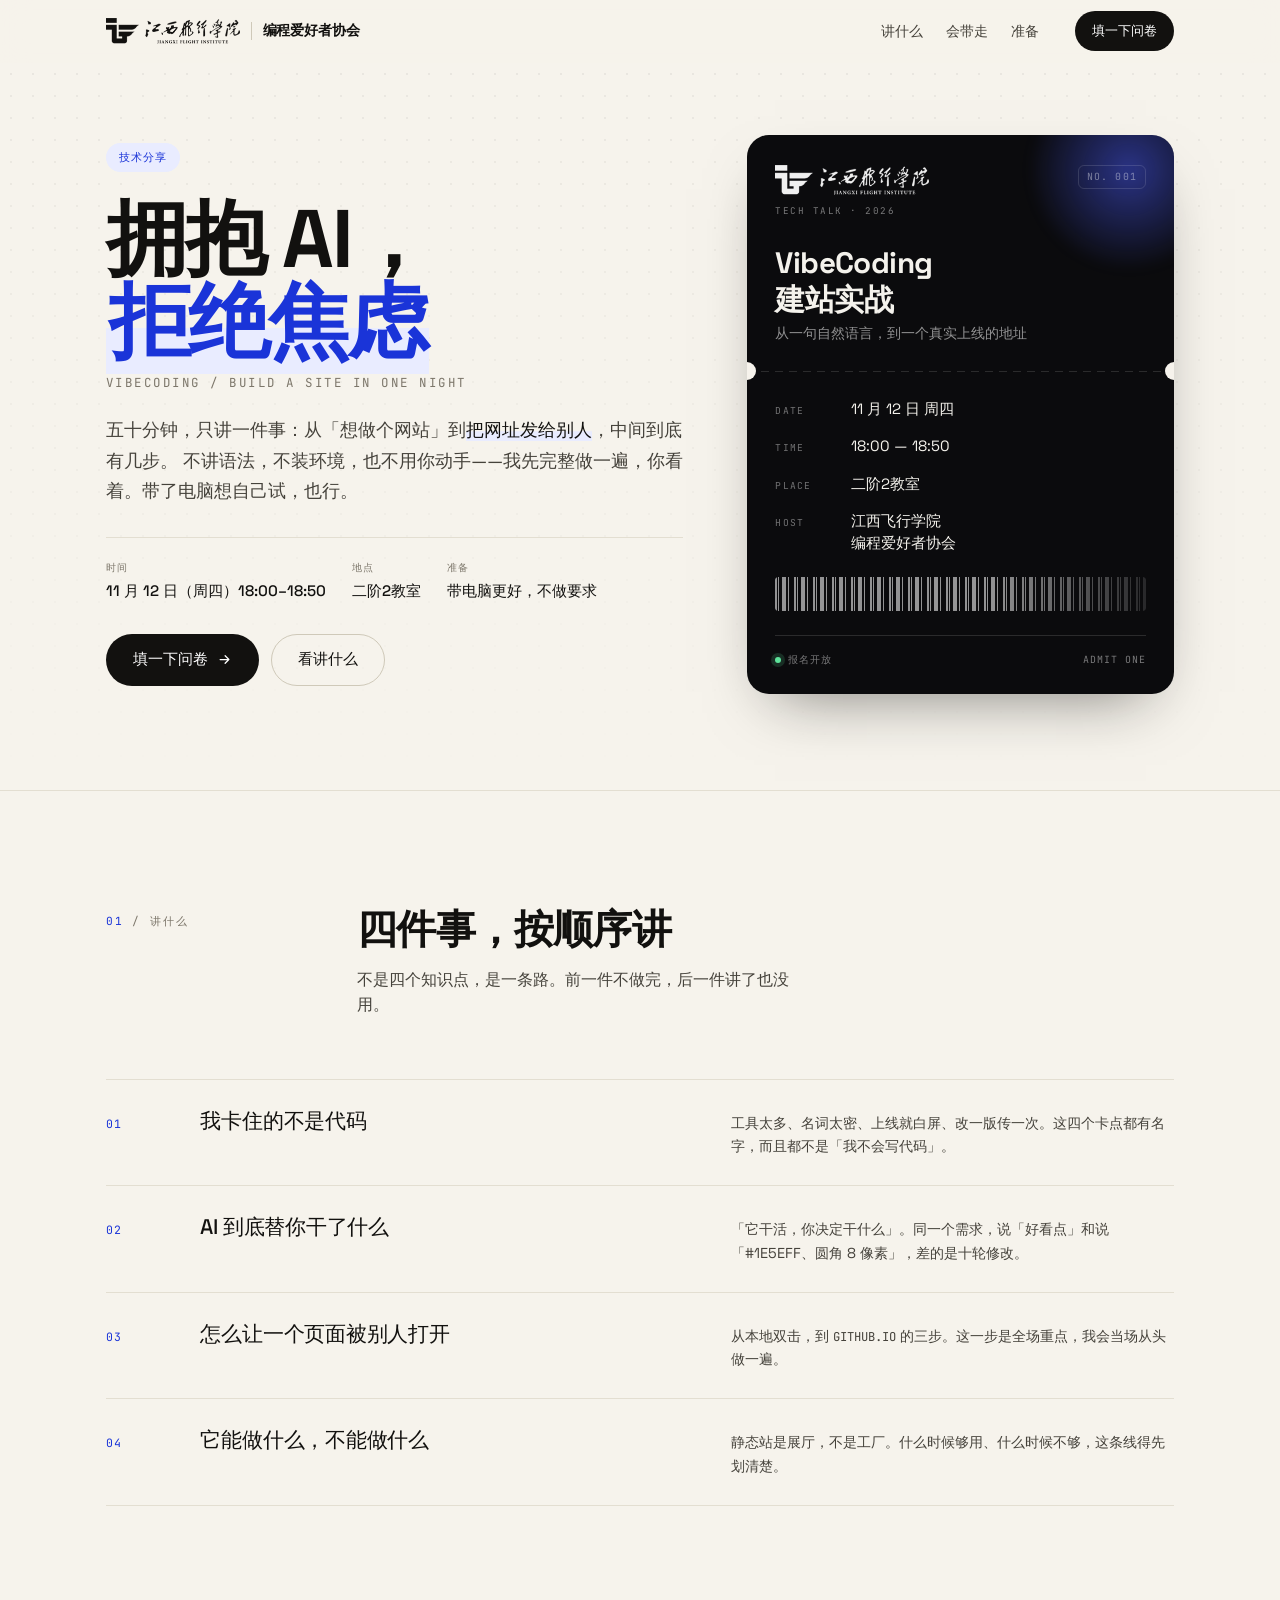
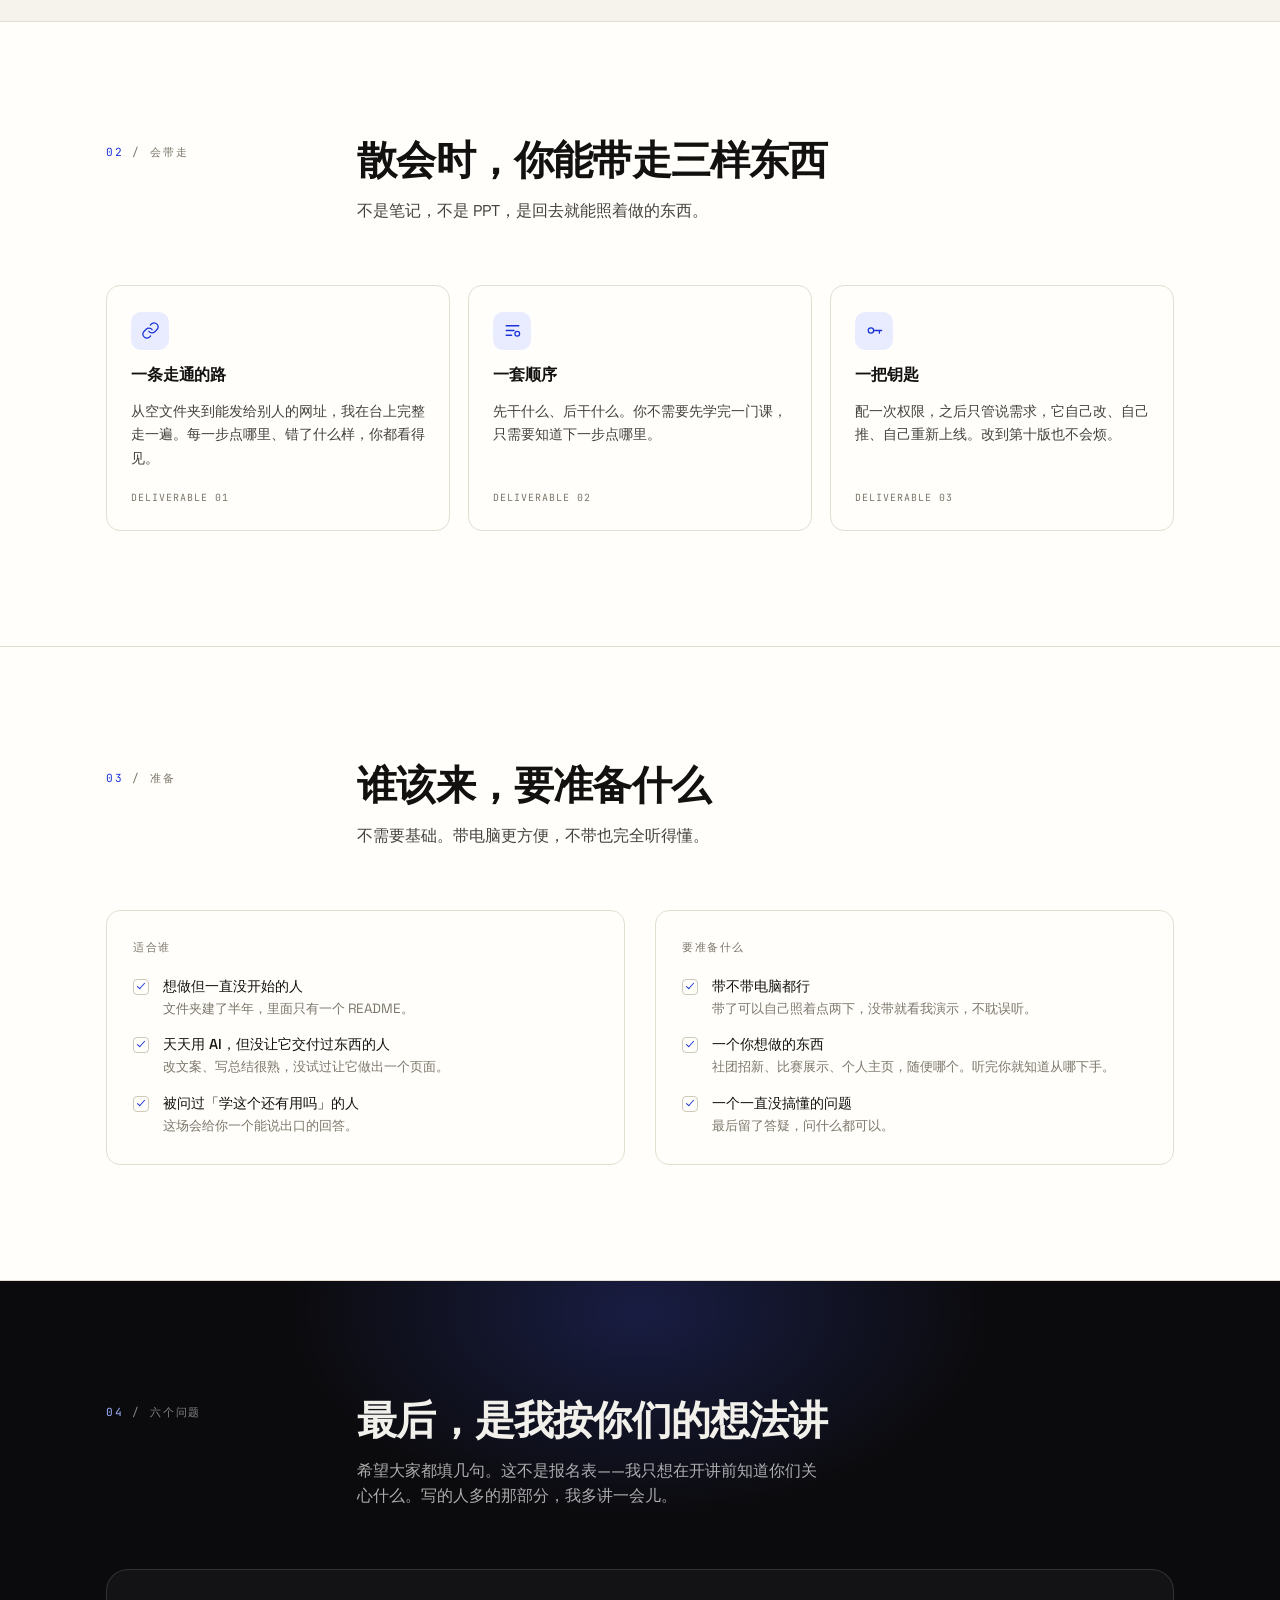
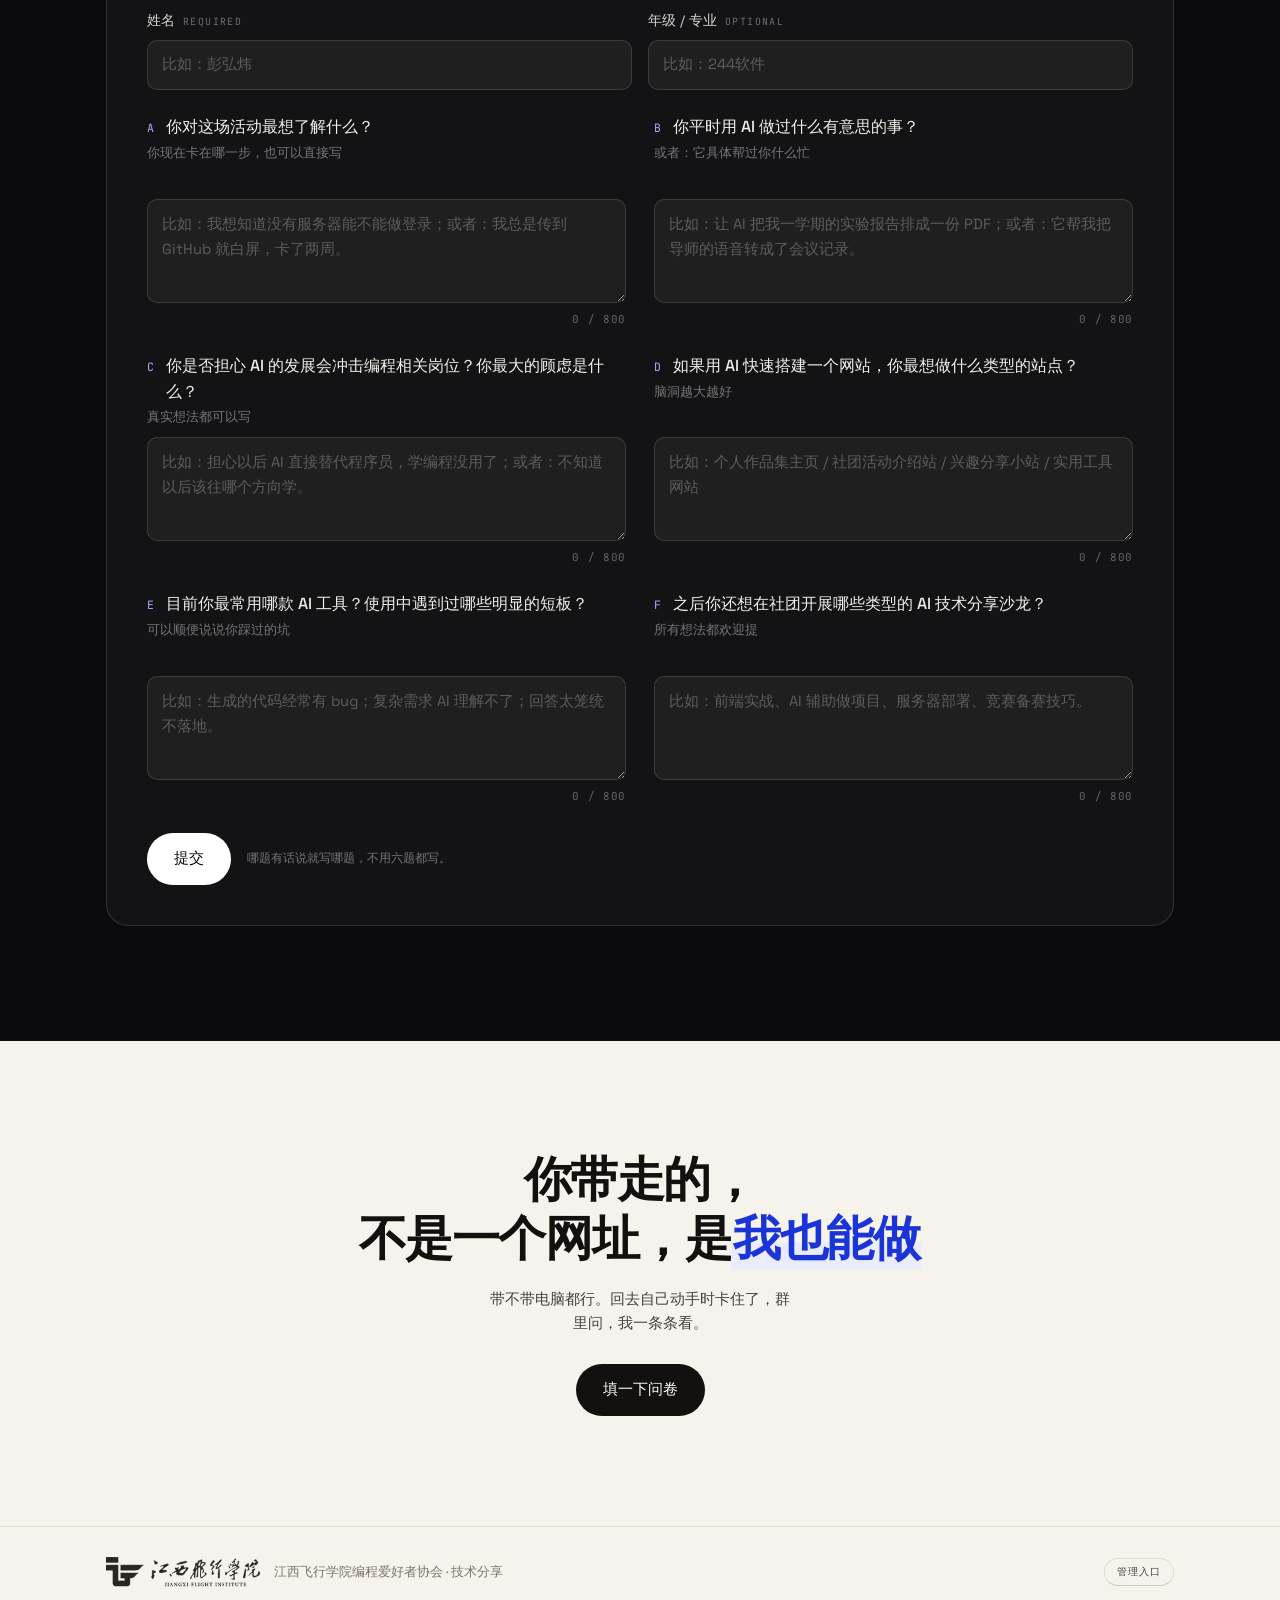
<file: index.html>
<!DOCTYPE html>
<html lang="zh-CN">
<head>
<meta charset="utf-8" />
<meta name="viewport" content="width=device-width, initial-scale=1" />
<title>拥抱 AI，拒绝焦虑 · VibeCoding 建站实战｜江西飞行学院编程爱好者协会</title>
<meta name="description" content="江西飞行学院编程爱好者协会技术分享：五十分钟，把「想做个网站」到「把网址发给别人」之间的每一步讲清楚。全程演示，人来就行。" />
<meta name="theme-color" content="#f6f3ec" />
<meta property="og:type" content="website" />
<meta property="og:title" content="拥抱 AI，拒绝焦虑 · VibeCoding 建站实战" />
<meta property="og:description" content="现场演示：建仓库、传文件、开 Pages，一步一步看清楚。" />
<link rel="icon" href="assets/favicon.svg" type="image/svg+xml" />
<link rel="preload" href="assets/fonts/space-grotesk-latin-700-normal.woff2" as="font" type="font/woff2" crossorigin />
<link rel="stylesheet" href="assets/css/style.css" />
<script>document.documentElement.classList.add('js')</script>
</head>
<body>

<!-- 未配置数据库时显示；配置好 assets/js/config.js 后自动消失 -->
<div class="demo-bar" id="demoBar" hidden>
  演示模式 · 还没连数据库，现在写的内容只存在你自己的设备上，别人看不到。接上数据库见 README 第 4 节。
</div>

<header class="nav" id="nav">
  <div class="wrap nav__inner">
    <a class="brand" href="#top" aria-label="江西飞行学院编程爱好者协会">
      <img class="brand__mark" src="assets/logo/jxfi-ink.png" alt="江西飞行学院" />
      <span class="brand__club">编程爱好者协会</span>
    </a>
    <button class="nav__burger" id="burger" aria-label="打开菜单" aria-expanded="false" aria-controls="navLinks">
      <span></span><span></span><span></span>
    </button>
    <nav class="nav__links" id="navLinks" aria-label="页面导航">
      <a class="nav__link" href="#topics">讲什么</a>
      <a class="nav__link" href="#gains">会带走</a>
      <a class="nav__link" href="#prep">准备</a>
      <a class="nav__cta" href="#survey">填一下问卷</a>
    </nav>
  </div>
</header>

<main id="top">

  <!-- ================= Hero ================= -->
  <section class="hero">
    <div class="wrap hero__grid">
      <div>
        <div class="hero__top reveal">
          <span class="tag tag--accent">技术分享</span>
        </div>

        <h1 class="reveal" style="--d:.05s">拥抱 AI，<br /><em>拒绝焦虑</em></h1>
        <p class="hero__en reveal" style="--d:.1s">VibeCoding / Build a site in one night</p>

        <p class="hero__lead reveal" style="--d:.15s">
          五十分钟，只讲一件事：从「想做个网站」到<b>把网址发给别人</b>，中间到底有几步。
          不讲语法，不装环境，也不用你动手——我先完整做一遍，你看着。带了电脑想自己试，也行。
        </p>

        <dl class="hero__meta reveal" style="--d:.2s">
          <div>
            <dt>时间</dt>
            <!-- ✏️ 改成真实时间 -->
            <dd>11 月 12 日（周四）18:00–18:50</dd>
          </div>
          <div>
            <dt>地点</dt>
            <!-- ✏️ 改成真实地点 -->
            <dd>二阶2教室</dd>
          </div>
          <div>
            <dt>准备</dt>
            <dd>带电脑更好，不做要求</dd>
          </div>
        </dl>

        <div class="hero__actions reveal" style="--d:.25s">
          <a class="btn btn--solid" href="#survey">
            填一下问卷
            <svg width="15" height="15" viewBox="0 0 24 24" fill="none" stroke="currentColor" stroke-width="2" stroke-linecap="round" stroke-linejoin="round" aria-hidden="true"><path d="M5 12h14M13 6l6 6-6 6"/></svg>
          </a>
          <a class="btn btn--ghost" href="#topics">看讲什么</a>
        </div>
      </div>

      <!-- 票根 -->
      <aside class="ticket reveal" style="--d:.2s" aria-label="活动信息">
        <div class="ticket__top">
          <div class="ticket__brand">
            <img class="ticket__logo" src="assets/logo/jxfi-white.png" alt="江西飞行学院" />
            <span>TECH TALK · 2026</span>
          </div>
          <div class="ticket__no">NO. 001</div>
        </div>

        <h2 class="ticket__title">VibeCoding<br />建站实战</h2>
        <p class="ticket__sub">从一句自然语言，到一个真实上线的地址</p>

        <div class="ticket__perf" aria-hidden="true"></div>

        <dl class="ticket__rows">
          <div class="ticket__row">
            <dt>Date</dt>
            <dd>11 月 12 日 周四</dd>
          </div>
          <div class="ticket__row">
            <dt>Time</dt>
            <dd>18:00 — 18:50</dd>
          </div>
          <div class="ticket__row">
            <dt>Place</dt>
            <dd>二阶2教室</dd>
          </div>
          <div class="ticket__row">
            <dt>Host</dt>
            <dd>江西飞行学院<br />编程爱好者协会</dd>
          </div>
        </dl>

        <div class="ticket__code" aria-hidden="true"></div>

        <div class="ticket__foot">
          <span><span class="ticket__dot" aria-hidden="true"></span>报名开放</span>
          <span>ADMIT ONE</span>
        </div>
      </aside>
    </div>
  </section>

  <!-- ================= 讲什么 ================= -->
  <section class="section" id="topics">
    <div class="wrap">
      <div class="head reveal">
        <div class="head__label"><b>01</b> / 讲什么</div>
        <div>
          <h2>四件事，按顺序讲</h2>
          <p>不是四个知识点，是一条路。前一件不做完，后一件讲了也没用。</p>
        </div>
      </div>

      <div class="topics">
        <article class="topic reveal">
          <div class="topic__no">01</div>
          <h3 class="topic__title">我卡住的不是代码</h3>
          <p class="topic__desc">工具太多、名词太密、上线就白屏、改一版传一次。这四个卡点都有名字，而且都不是「我不会写代码」。</p>
        </article>
        <article class="topic reveal">
          <div class="topic__no">02</div>
          <h3 class="topic__title">AI 到底替你干了什么</h3>
          <p class="topic__desc">「它干活，你决定干什么」。同一个需求，说「好看点」和说「#1E5EFF、圆角 8 像素」，差的是十轮修改。</p>
        </article>
        <article class="topic reveal">
          <div class="topic__no">03</div>
          <h3 class="topic__title">怎么让一个页面被别人打开</h3>
          <p class="topic__desc">从本地双击，到 <span class="mono" style="font-size:.85em;letter-spacing:0">github.io</span> 的三步。这一步是全场重点，我会当场从头做一遍。</p>
        </article>
        <article class="topic reveal">
          <div class="topic__no">04</div>
          <h3 class="topic__title">它能做什么，不能做什么</h3>
          <p class="topic__desc">静态站是展厅，不是工厂。什么时候够用、什么时候不够，这条线得先划清楚。</p>
        </article>
      </div>
    </div>
  </section>

  <!-- ================= 会带走 ================= -->
  <section class="section section--paper2" id="gains">
    <div class="wrap">
      <div class="head reveal">
        <div class="head__label"><b>02</b> / 会带走</div>
        <div>
          <h2>散会时，你能带走三样东西</h2>
          <p>不是笔记，不是 PPT，是回去就能照着做的东西。</p>
        </div>
      </div>

      <div class="gains">
        <article class="gain reveal">
          <div class="gain__ic" aria-hidden="true">
            <svg viewBox="0 0 24 24"><path d="M10 13a5 5 0 0 0 7.5.5l3-3a5 5 0 0 0-7-7l-1.7 1.7"/><path d="M14 11a5 5 0 0 0-7.5-.5l-3 3a5 5 0 0 0 7 7l1.7-1.7"/></svg>
          </div>
          <h3>一条走通的路</h3>
          <p>从空文件夹到能发给别人的网址，我在台上完整走一遍。每一步点哪里、错了什么样，你都看得见。</p>
          <div class="gain__tag">Deliverable 01</div>
        </article>

        <article class="gain reveal" style="--d:.08s">
          <div class="gain__ic" aria-hidden="true">
            <svg viewBox="0 0 24 24"><path d="M4 6h16M4 12h10M4 18h7"/><circle cx="18" cy="16" r="3"/></svg>
          </div>
          <h3>一套顺序</h3>
          <p>先干什么、后干什么。你不需要先学完一门课，只需要知道下一步点哪里。</p>
          <div class="gain__tag">Deliverable 02</div>
        </article>

        <article class="gain reveal" style="--d:.16s">
          <div class="gain__ic" aria-hidden="true">
            <svg viewBox="0 0 24 24"><circle cx="7.5" cy="12" r="3.4"/><path d="M10.9 12H21M18.2 12v3.4"/></svg>
          </div>
          <h3>一把钥匙</h3>
          <p>配一次权限，之后只管说需求，它自己改、自己推、自己重新上线。改到第十版也不会烦。</p>
          <div class="gain__tag">Deliverable 03</div>
        </article>
      </div>
    </div>
  </section>

  <!-- ================= 准备 ================= -->
  <section class="section section--paper2" id="prep">
    <div class="wrap">
      <div class="head reveal">
        <div class="head__label"><b>03</b> / 准备</div>
        <div>
          <h2>谁该来，要准备什么</h2>
          <p>不需要基础。带电脑更方便，不带也完全听得懂。</p>
        </div>
      </div>

      <div class="prep">
        <div class="prep__col reveal">
          <h3>适合谁</h3>
          <ul class="prep__list">
            <li><span class="tick" aria-hidden="true"></span><div><b>想做但一直没开始的人</b><span>文件夹建了半年，里面只有一个 README。</span></div></li>
            <li><span class="tick" aria-hidden="true"></span><div><b>天天用 AI，但没让它交付过东西的人</b><span>改文案、写总结很熟，没试过让它做出一个页面。</span></div></li>
            <li><span class="tick" aria-hidden="true"></span><div><b>被问过「学这个还有用吗」的人</b><span>这场会给你一个能说出口的回答。</span></div></li>
          </ul>
        </div>

        <div class="prep__col reveal" style="--d:.08s">
          <h3>要准备什么</h3>
          <ul class="prep__list">
            <li><span class="tick" aria-hidden="true"></span><div><b>带不带电脑都行</b><span>带了可以自己照着点两下，没带就看我演示，不耽误听。</span></div></li>
            <li><span class="tick" aria-hidden="true"></span><div><b>一个你想做的东西</b><span>社团招新、比赛展示、个人主页，随便哪个。听完你就知道从哪下手。</span></div></li>
            <li><span class="tick" aria-hidden="true"></span><div><b>一个一直没搞懂的问题</b><span>最后留了答疑，问什么都可以。</span></div></li>
          </ul>
        </div>
      </div>
    </div>
  </section>

  <!-- ================= 问卷 ================= -->
  <section class="section section--night survey" id="survey">
    <div class="wrap">
      <div class="head reveal">
        <div class="head__label"><b>04</b> / 六个问题</div>
        <div>
          <h2>最后，是我按你们的想法讲</h2>
          <p>希望大家都填几句。这不是报名表——我只想在开讲前知道你们关心什么。写的人多的那部分，我多讲一会儿。</p>
        </div>
      </div>

      <form class="form reveal" id="form" novalidate>
        <div class="hp" aria-hidden="true">
          <input type="text" name="website" tabindex="-1" autocomplete="off" aria-hidden="true" />
        </div>

        <div class="form__row">
          <div class="field">
            <label for="full_name">姓名 <span class="mono">Required</span></label>
            <input class="input" id="full_name" name="full_name" type="text" maxlength="24" placeholder="比如：彭弘炜" autocomplete="name" required />
          </div>
          <div class="field">
            <label for="grade">年级 / 专业 <span class="mono">Optional</span></label>
            <input class="input" id="grade" name="grade" type="text" maxlength="30" placeholder="比如：244软件" autocomplete="off" />
          </div>
        </div>

        <div class="qblock">
          <div class="qblock__head">
            <div class="qblock__title"><span class="mono">A</span> 你对这场活动最想了解什么？</div>
            <div class="qblock__hint">你现在卡在哪一步，也可以直接写</div>
          </div>
          <textarea class="textarea" id="want" name="want" maxlength="800" aria-label="问题 A：你对这场活动最想了解什么？" placeholder="比如：我想知道没有服务器能不能做登录；或者：我总是传到 GitHub 就白屏，卡了两周。"></textarea>
          <div class="counter" data-counter-for="want">0 / 800</div>
        </div>

        <div class="qblock">
          <div class="qblock__head">
            <div class="qblock__title"><span class="mono">B</span> 你平时用 AI 做过什么有意思的事？</div>
            <div class="qblock__hint">或者：它具体帮过你什么忙</div>
          </div>
          <textarea class="textarea" id="ai_story" name="ai_story" maxlength="800" aria-label="问题 B：你平时用 AI 做过什么有意思的事？" placeholder="比如：让 AI 把我一学期的实验报告排成一份 PDF；或者：它帮我把导师的语音转成了会议记录。"></textarea>
          <div class="counter" data-counter-for="ai_story">0 / 800</div>
        </div>

        <div class="qblock">
          <div class="qblock__head">
            <div class="qblock__title"><span class="mono">C</span> 你是否担心 AI 的发展会冲击编程相关岗位？你最大的顾虑是什么？</div>
            <div class="qblock__hint">真实想法都可以写</div>
          </div>
          <textarea class="textarea" id="worry" name="worry" maxlength="800" aria-label="问题 C：你是否担心 AI 的发展会冲击编程相关岗位？你最大的顾虑是什么？" placeholder="比如：担心以后 AI 直接替代程序员，学编程没用了；或者：不知道以后该往哪个方向学。"></textarea>
          <div class="counter" data-counter-for="worry">0 / 800</div>
        </div>

        <div class="qblock">
          <div class="qblock__head">
            <div class="qblock__title"><span class="mono">D</span> 如果用 AI 快速搭建一个网站，你最想做什么类型的站点？</div>
            <div class="qblock__hint">脑洞越大越好</div>
          </div>
          <textarea class="textarea" id="site_idea" name="site_idea" maxlength="800" aria-label="问题 D：如果用 AI 快速搭建一个网站，你最想做什么类型的站点？" placeholder="比如：个人作品集主页 / 社团活动介绍站 / 兴趣分享小站 / 实用工具网站"></textarea>
          <div class="counter" data-counter-for="site_idea">0 / 800</div>
        </div>

        <div class="qblock">
          <div class="qblock__head">
            <div class="qblock__title"><span class="mono">E</span> 目前你最常用哪款 AI 工具？使用中遇到过哪些明显的短板？</div>
            <div class="qblock__hint">可以顺便说说你踩过的坑</div>
          </div>
          <textarea class="textarea" id="tool_gap" name="tool_gap" maxlength="800" aria-label="问题 E：目前你最常用哪款 AI 工具？使用中遇到过哪些明显的短板？" placeholder="比如：生成的代码经常有 bug；复杂需求 AI 理解不了；回答太笼统不落地。"></textarea>
          <div class="counter" data-counter-for="tool_gap">0 / 800</div>
        </div>

        <div class="qblock">
          <div class="qblock__head">
            <div class="qblock__title"><span class="mono">F</span> 之后你还想在社团开展哪些类型的 AI 技术分享沙龙？</div>
            <div class="qblock__hint">所有想法都欢迎提</div>
          </div>
          <textarea class="textarea" id="salon_wish" name="salon_wish" maxlength="800" aria-label="问题 F：之后你还想在社团开展哪些类型的 AI 技术分享沙龙？" placeholder="比如：前端实战、AI 辅助做项目、服务器部署、竞赛备赛技巧。"></textarea>
          <div class="counter" data-counter-for="salon_wish">0 / 800</div>
        </div>

        <div class="alert alert--err" id="formErr" role="alert"></div>
        <div class="alert alert--ok" id="formOk" role="status"></div>

        <div class="form__foot">
          <button class="btn btn--light" type="submit" id="submitBtn">提交</button>
          <p class="form__note">哪题有话说就写哪题，不用六题都写。</p>
        </div>
      </form>
    </div>
  </section>

  <!-- ================= 结尾 ================= -->
  <section class="end">
    <div class="wrap">
      <h2 class="reveal">你带走的，<br />不是一个网址，<br class="br-m" />是<em>我也能做</em></h2>
      <p class="reveal">带不带电脑都行。回去自己动手时卡住了，群里问，我一条条看。</p>
      <div class="end__actions reveal">
        <a class="btn btn--solid" href="#survey">填一下问卷</a>
      </div>
    </div>
  </section>
</main>

<a class="fab" id="fab" href="#survey">填一下问卷</a>

<footer class="foot">
  <div class="wrap foot__inner">
    <div class="foot__id">
      <img class="foot__logo" src="assets/logo/jxfi-ink.png" alt="江西飞行学院" />
      <div>
        江西飞行学院编程爱好者协会 · 技术分享
      </div>
    </div>
    <a class="foot__admin" href="admin.html">管理入口</a>
  </div>
</footer>

<div class="toast" id="toast" role="status" aria-live="polite"></div>

<script src="assets/vendor/supabase.js"></script>
<script src="assets/js/config.js"></script>
<script src="assets/js/store.js"></script>
<script src="assets/js/main.js"></script>
</body>
</html>
</file>
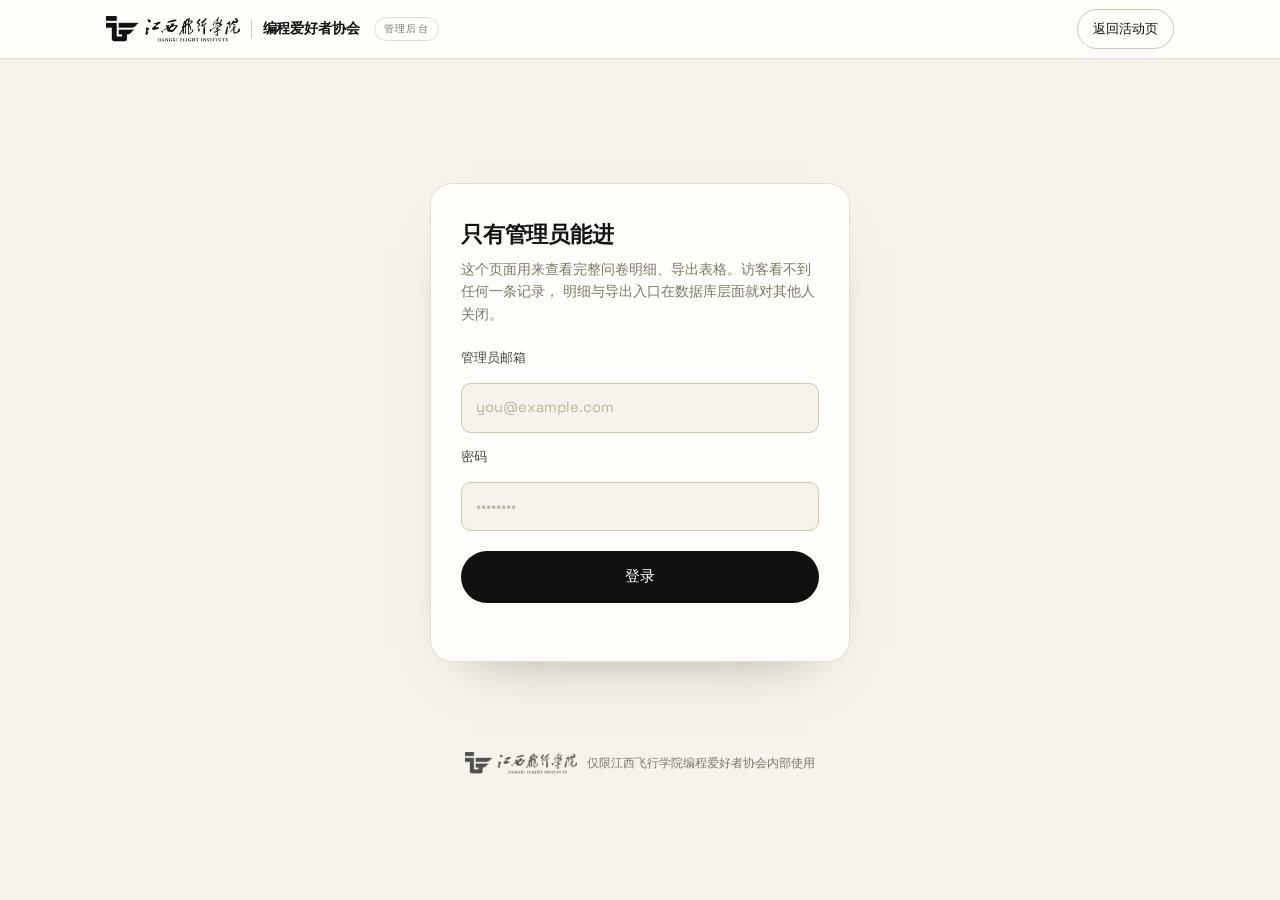
<file: admin.html>
<!DOCTYPE html>
<html lang="zh-CN">
<head>
<meta charset="utf-8" />
<meta name="viewport" content="width=device-width, initial-scale=1" />
<meta name="robots" content="noindex, nofollow" />
<title>管理后台 · 江西飞行学院编程爱好者协会</title>
<link rel="stylesheet" href="assets/css/style.css" />
<link rel="stylesheet" href="assets/css/admin.css" />
</head>
<body class="admin-page">

<header class="admin-bar">
  <div class="wrap admin-bar__inner">
    <a class="brand" href="index.html" aria-label="江西飞行学院编程爱好者协会">
      <img class="brand__mark" src="assets/logo/jxfi-ink.png" alt="江西飞行学院" />
      <span class="brand__club">编程爱好者协会</span>
    </a>
    <span class="admin-bar__tag">管理后台</span>
    <div class="admin-bar__right">
      <span class="admin-bar__user" id="whoami" hidden></span>
      <a class="btn btn--ghost btn--sm" href="index.html">返回活动页</a>
      <button class="btn btn--ghost btn--sm" id="logoutBtn" hidden>退出登录</button>
    </div>
  </div>
</header>

<main class="admin-main">

  <!-- 未登录 -->
  <section class="wrap" id="loginView">
    <form class="login" id="loginForm" novalidate>
      <h1>只有管理员能进</h1>
      <p>
        这个页面用来查看完整问卷明细、导出表格。访客看不到任何一条记录，
        明细与导出入口在数据库层面就对其他人关闭。
      </p>

      <div class="field">
        <label for="email">管理员邮箱</label>
        <input class="input" id="email" name="email" type="email" autocomplete="username" placeholder="you@example.com" required />
      </div>
      <div class="field">
        <label for="password">密码</label>
        <input class="input" id="password" name="password" type="password" autocomplete="current-password" placeholder="••••••••" required />
      </div>

      <button class="btn btn--solid" type="submit" id="loginBtn">登录</button>
      <div class="login__msg" id="loginMsg" role="alert"></div>
    </form>

    <p class="login__credit">
      <img src="assets/logo/jxfi-ink.png" alt="江西飞行学院" />
      仅限江西飞行学院编程爱好者协会内部使用
    </p>
  </section>

  <!-- 已登录 -->
  <section class="wrap" id="panelView" hidden>
    <div class="stats">
      <div class="stat"><b id="stTotal">—</b><span>总份数</span></div>
      <div class="stat"><b id="stToday">—</b><span>今天新增</span></div>
      <div class="stat"><b id="stFull">—</b><span>六题全写</span></div>
      <div class="stat"><b id="stAvg">—</b><span>平均答几题</span></div>
    </div>

    <div class="toolbar">
      <input class="input" id="q" type="search" placeholder="搜姓名、年级、回答内容" aria-label="搜索" />
      <select class="input" id="kind" aria-label="筛选类型">
        <option value="all">全部回答</option>
        <option value="want">只看 A · 最想了解什么</option>
        <option value="ai_story">只看 B · 用 AI 做过什么</option>
        <option value="worry">只看 C · 担心 AI 冲击岗位</option>
        <option value="site_idea">只看 D · 想做什么站</option>
        <option value="tool_gap">只看 E · 工具与短板</option>
        <option value="salon_wish">只看 F · 想听哪些沙龙</option>
      </select>
      <button class="btn btn--ghost btn--sm" id="reloadBtn">刷新</button>
      <div class="toolbar__right">
        <button class="btn btn--solid btn--sm" id="exportCsv">导出表格（CSV）</button>
        <button class="btn btn--ghost btn--sm" id="exportJson">导出 JSON</button>
      </div>
    </div>

    <div class="table-wrap">
      <table class="rows">
        <thead>
          <tr>
            <th style="width:118px">时间</th>
            <th style="width:110px">姓名</th>
            <th style="width:112px">年级专业</th>
            <th>回答</th>
            <th style="width:88px">操作</th>
          </tr>
        </thead>
        <tbody id="rows"></tbody>
      </table>
      <div class="admin-empty" id="tableEmpty" hidden>还没有人提交。</div>
    </div>

    <p class="admin-note">
      导出为 CSV（带 BOM，Excel 双击直接打开，不会乱码），一列一题，按题目顺序排列。
      导出的内容只保存在你自己的电脑上，不要转发到群里。<br />
      删除是不可恢复的，删之前会二次确认。
    </p>
  </section>

</main>

<div class="toast" id="toast" role="status" aria-live="polite"></div>

<script src="assets/vendor/supabase.js"></script>
<script src="assets/js/config.js"></script>
<script src="assets/js/admin.js"></script>
</body>
</html>
</file>
<file: assets/css/style.css>
/* ==========================================================================
   拥抱 AI，拒绝焦虑 · 活动预告站
   零构建静态站 + Supabase 数据层
   ========================================================================== */

@font-face {
  font-family: "Space Grotesk";
  src: url("../fonts/space-grotesk-latin-400-normal.woff2") format("woff2");
  font-weight: 400;
  font-style: normal;
  font-display: swap;
}
@font-face {
  font-family: "Space Grotesk";
  src: url("../fonts/space-grotesk-latin-500-normal.woff2") format("woff2");
  font-weight: 500;
  font-style: normal;
  font-display: swap;
}
@font-face {
  font-family: "Space Grotesk";
  src: url("../fonts/space-grotesk-latin-700-normal.woff2") format("woff2");
  font-weight: 700;
  font-style: normal;
  font-display: swap;
}
@font-face {
  font-family: "JetBrains Mono";
  src: url("../fonts/jetbrains-mono-latin-400-normal.woff2") format("woff2");
  font-weight: 400;
  font-style: normal;
  font-display: swap;
}

:root {
  --paper: #f6f3ec;
  --paper-2: #fffefb;
  --paper-3: #efeade;
  --ink: #12110f;
  --ink-2: #45423b;
  --muted: #7c766a;
  --line: #e3ded1;
  --line-2: #cfc9b9;
  --accent: #1a34d8;
  --accent-2: #4a5cff;
  --accent-soft: #e9ecff;
  --night: #0b0b0d;
  --night-2: #141417;
  --night-3: #1c1c20;
  --night-line: rgba(255, 255, 255, 0.13);
  --warn: #b4451a;
  --ok: #0d7a4a;

  --font-sans: "Space Grotesk", system-ui, -apple-system, "Segoe UI", "PingFang SC",
    "HarmonyOS Sans SC", "Source Han Sans SC", "Noto Sans SC", "Microsoft YaHei", sans-serif;
  --font-mono: "JetBrains Mono", ui-monospace, SFMono-Regular, Consolas, monospace;

  --r-sm: 8px;
  --r-md: 14px;
  --r-lg: 22px;

  --nav-h: 62px;
  --gut: clamp(20px, 5vw, 56px);
  --max: 1180px;
}

*,
*::before,
*::after {
  box-sizing: border-box;
}

html {
  -webkit-text-size-adjust: 100%;
  scroll-behavior: smooth;
}

body {
  margin: 0;
  background: var(--paper);
  color: var(--ink);
  font-family: var(--font-sans);
  font-size: 16px;
  line-height: 1.62;
  -webkit-font-smoothing: antialiased;
  text-rendering: optimizeLegibility;
}

/* 组件的 display 会盖掉 UA 的 [hidden]，这里补一条兜底 */
[hidden] {
  display: none !important;
}

h1,
h2,
h3,
h4,
p,
figure,
blockquote {
  margin: 0;
}

img,
svg {
  display: block;
  max-width: 100%;
}

a {
  color: inherit;
  text-decoration: none;
}

button {
  font: inherit;
  color: inherit;
  cursor: pointer;
}

input,
textarea,
select {
  font: inherit;
  color: inherit;
}

::selection {
  background: rgba(26, 52, 216, 0.18);
}

:focus-visible {
  outline: 2px solid var(--accent);
  outline-offset: 3px;
}

/* ---------- 基础工具 ---------- */
.wrap {
  width: 100%;
  max-width: var(--max);
  margin: 0 auto;
  padding: 0 var(--gut);
}

.mono {
  font-family: var(--font-mono);
  font-size: 0.72rem;
  letter-spacing: 0.14em;
  text-transform: uppercase;
}

.kicker {
  font-family: var(--font-mono);
  font-size: 0.7rem;
  letter-spacing: 0.18em;
  text-transform: uppercase;
  color: var(--accent);
}

.section {
  padding: clamp(64px, 9vw, 118px) 0;
  position: relative;
  scroll-margin-top: var(--nav-h);
}

.section--tight {
  padding: clamp(48px, 6vw, 76px) 0;
}

.section--night {
  background: var(--night);
  color: #f2f0ea;
}

.section--paper2 {
  background: var(--paper-2);
  border-top: 1px solid var(--line);
  border-bottom: 1px solid var(--line);
}

/* 相邻两个浅色区之间不重复画线，否则接缝处是 2px 的双线 */
.section--paper2 + .section--paper2 {
  border-top: 0;
}

.rule {
  height: 1px;
  background: var(--line);
  border: 0;
  margin: 0;
}

/* 章节头 */
.head {
  display: grid;
  grid-template-columns: minmax(0, 200px) minmax(0, 1fr);
  gap: clamp(20px, 4vw, 56px);
  align-items: start;
  margin-bottom: clamp(34px, 5vw, 60px);
}

.head__label {
  font-family: var(--font-mono);
  font-size: 0.7rem;
  letter-spacing: 0.16em;
  text-transform: uppercase;
  color: var(--muted);
  padding-top: 0.55em;
}

.head__label b {
  color: var(--accent);
  font-weight: 500;
}

.head h2 {
  font-size: clamp(1.6rem, 3.4vw, 2.5rem);
  line-height: 1.2;
  letter-spacing: -0.02em;
  font-weight: 700;
}

.head p {
  margin-top: 14px;
  max-width: 46ch;
  color: var(--ink-2);
  font-size: 0.98rem;
}

.section--night .head__label {
  color: rgba(255, 255, 255, 0.5);
}
.section--night .head__label b {
  color: #9fb0ff;
}
.section--night .head p {
  color: rgba(255, 255, 255, 0.66);
}

/* 进场 */
.js .reveal {
  opacity: 0;
  transform: translateY(20px);
  transition: opacity 0.7s cubic-bezier(0.2, 0.7, 0.3, 1),
    transform 0.7s cubic-bezier(0.2, 0.7, 0.3, 1);
  transition-delay: var(--d, 0s);
}
.js .reveal.in {
  opacity: 1;
  transform: none;
}

@media (prefers-reduced-motion: reduce) {
  html {
    scroll-behavior: auto;
  }
  .js .reveal {
    opacity: 1;
    transform: none;
    transition: none;
  }
}

/* ---------- 顶部提示条 ---------- */
.demo-bar {
  background: var(--night);
  color: #ffd9a8;
  font-family: var(--font-mono);
  font-size: 0.7rem;
  letter-spacing: 0.06em;
  text-align: center;
  padding: 7px 16px;
  line-height: 1.5;
}
.demo-bar[hidden] {
  display: none;
}

/* ---------- 导航 ---------- */
.nav {
  position: sticky;
  top: 0;
  z-index: 60;
  background: rgba(246, 243, 236, 0.86);
  backdrop-filter: saturate(180%) blur(14px);
  -webkit-backdrop-filter: saturate(180%) blur(14px);
  border-bottom: 1px solid transparent;
  transition: border-color 0.3s ease, background 0.3s ease;
}
.nav.is-stuck {
  border-bottom-color: var(--line);
}

.nav__inner {
  height: var(--nav-h);
  display: flex;
  align-items: center;
  gap: 18px;
}

.brand {
  display: inline-flex;
  align-items: center;
  gap: 11px;
  white-space: nowrap;
}

/* 学校官方标志（横版：校徽 + 中英文校名），直接用原图，不重绘 */
.brand__mark {
  height: 26px;
  width: auto;
  display: block;
  flex: none;
}

.brand__club {
  font-size: 0.9rem;
  font-weight: 700;
  letter-spacing: -0.01em;
  line-height: 1.2;
  padding-left: 11px;
  border-left: 1px solid var(--line-2);
}

.nav__links {
  margin-left: auto;
  display: flex;
  align-items: center;
  gap: clamp(12px, 1.8vw, 26px);
}

.nav__link {
  font-size: 0.86rem;
  color: var(--ink-2);
  white-space: nowrap;
  position: relative;
  transition: color 0.2s ease;
}
.nav__link:hover,
.nav__link.is-active {
  color: var(--ink);
}
.nav__link::after {
  content: "";
  position: absolute;
  left: 0;
  right: 0;
  bottom: -5px;
  height: 1.5px;
  background: var(--accent);
  transform: scaleX(0);
  transform-origin: left;
  transition: transform 0.3s ease;
}
.nav__link.is-active::after {
  transform: scaleX(1);
}

.nav__cta {
  margin-left: clamp(6px, 1vw, 14px);
  display: inline-flex;
  align-items: center;
  gap: 8px;
  background: var(--ink);
  color: #fff;
  border-radius: 999px;
  padding: 9px 17px;
  font-size: 0.83rem;
  font-weight: 500;
  white-space: nowrap;
  transition: transform 0.2s ease, background 0.2s ease;
}
.nav__cta:hover {
  background: var(--accent);
  transform: translateY(-1px);
}

.nav__burger {
  display: none;
  margin-left: auto;
  width: 38px;
  height: 38px;
  border: 1px solid var(--line-2);
  border-radius: 10px;
  background: transparent;
  position: relative;
}
.nav__burger span {
  position: absolute;
  left: 9px;
  right: 9px;
  height: 1.5px;
  background: var(--ink);
  transition: transform 0.3s ease, opacity 0.2s ease;
}
.nav__burger span:nth-child(1) {
  top: 13px;
}
.nav__burger span:nth-child(2) {
  top: 18.5px;
}
.nav__burger span:nth-child(3) {
  top: 24px;
}
.nav.is-open .nav__burger span:nth-child(1) {
  transform: translateY(5.5px) rotate(45deg);
}
.nav.is-open .nav__burger span:nth-child(2) {
  opacity: 0;
}
.nav.is-open .nav__burger span:nth-child(3) {
  transform: translateY(-5.5px) rotate(-45deg);
}

/* ---------- Hero ---------- */
.hero {
  position: relative;
  padding: clamp(38px, 6vw, 72px) 0 clamp(56px, 8vw, 96px);
  overflow: hidden;
  border-bottom: 1px solid var(--line);
}

/* 极淡的网点，给纸面一点质感；向下渐隐，不抢正文 */
.hero::before {
  content: "";
  position: absolute;
  inset: 0;
  background-image: radial-gradient(circle, rgba(18, 17, 15, 0.055) 1px, transparent 1px);
  background-size: 22px 22px;
  -webkit-mask-image: linear-gradient(180deg, #000 0%, rgba(0, 0, 0, 0.45) 58%, transparent 100%);
  mask-image: linear-gradient(180deg, #000 0%, rgba(0, 0, 0, 0.45) 58%, transparent 100%);
  pointer-events: none;
}

.hero > .wrap {
  position: relative;
  z-index: 1;
}

.hero__grid {
  display: grid;
  grid-template-columns: minmax(0, 1.15fr) minmax(0, 0.85fr);
  gap: clamp(30px, 5vw, 70px);
  align-items: center;
}

.hero__top {
  display: flex;
  align-items: center;
  gap: 12px;
  flex-wrap: wrap;
  margin-bottom: 26px;
}

.tag {
  display: inline-flex;
  align-items: center;
  gap: 7px;
  border: 1px solid var(--line-2);
  border-radius: 999px;
  padding: 5px 12px;
  font-family: var(--font-mono);
  font-size: 0.66rem;
  letter-spacing: 0.1em;
  text-transform: uppercase;
  color: var(--ink-2);
  background: var(--paper-2);
}

.tag--accent {
  border-color: transparent;
  background: var(--accent-soft);
  color: var(--accent);
}

.hero h1 {
  font-size: clamp(2.5rem, 7.2vw, 5.1rem);
  line-height: 1.02;
  letter-spacing: -0.035em;
  font-weight: 700;
  margin-bottom: 8px;
}

.hero h1 em {
  font-style: normal;
  color: var(--accent);
  white-space: nowrap;
  /* 淡蓝色块只压住字的下半截，像记号笔划过 */
  background: linear-gradient(transparent 56%, var(--accent-soft) 56%);
  padding: 0 0.04em;
}

.hero__en {
  font-family: var(--font-mono);
  font-size: clamp(0.66rem, 1.4vw, 0.78rem);
  letter-spacing: 0.2em;
  text-transform: uppercase;
  color: var(--muted);
  margin-bottom: 22px;
}

.hero__lead {
  font-size: clamp(1rem, 1.6vw, 1.12rem);
  color: var(--ink-2);
  max-width: 34em;
  line-height: 1.72;
}

.hero__lead b {
  color: var(--ink);
  font-weight: 500;
  box-shadow: inset 0 -0.55em 0 var(--accent-soft);
}

.hero__meta {
  display: flex;
  flex-wrap: wrap;
  gap: 10px 26px;
  margin-top: 30px;
  padding-top: 22px;
  border-top: 1px solid var(--line);
}

.hero__meta div {
  display: flex;
  flex-direction: column;
  gap: 3px;
}

.hero__meta dt {
  font-family: var(--font-mono);
  font-size: 0.62rem;
  letter-spacing: 0.14em;
  text-transform: uppercase;
  color: var(--muted);
}

.hero__meta dd {
  margin: 0;
  font-size: 0.95rem;
  font-weight: 500;
}

.hero__actions {
  display: flex;
  flex-wrap: wrap;
  gap: 12px;
  margin-top: 30px;
}

.btn {
  display: inline-flex;
  align-items: center;
  justify-content: center;
  gap: 9px;
  border-radius: 999px;
  padding: 13px 26px;
  font-size: 0.92rem;
  font-weight: 500;
  border: 1px solid transparent;
  transition: transform 0.18s ease, background 0.2s ease, color 0.2s ease,
    border-color 0.2s ease;
}
.btn:hover {
  transform: translateY(-2px);
}
.btn:active {
  transform: translateY(0);
}
.btn--solid {
  background: var(--ink);
  color: #fff;
}
.btn--solid:hover {
  background: var(--accent);
}
.btn--ghost {
  background: transparent;
  border-color: var(--line-2);
  color: var(--ink);
}
.btn--ghost:hover {
  border-color: var(--ink);
  background: var(--paper-2);
}
.btn--light {
  background: #fff;
  color: var(--night);
}
.btn--light:hover {
  background: #e8e6ff;
  color: var(--night);
}
.btn[disabled] {
  opacity: 0.55;
  cursor: not-allowed;
  transform: none;
}

/* 票根 */
.ticket {
  position: relative;
  background: var(--night);
  color: #f4f2ec;
  border-radius: var(--r-lg);
  padding: 30px 28px 26px;
  box-shadow: 0 26px 60px -28px rgba(18, 17, 15, 0.55);
  overflow: hidden;
}

.ticket::before {
  content: "";
  position: absolute;
  top: -70px;
  right: -60px;
  width: 210px;
  height: 210px;
  border-radius: 50%;
  background: radial-gradient(circle, rgba(74, 92, 255, 0.5), transparent 68%);
  filter: blur(6px);
}

.ticket__top {
  display: flex;
  justify-content: space-between;
  align-items: flex-start;
  gap: 16px;
  position: relative;
}

.ticket__brand {
  display: flex;
  flex-direction: column;
  gap: 9px;
  align-items: flex-start;
}

.ticket__logo {
  height: 30px;
  width: auto;
  display: block;
  opacity: 0.94;
}

.ticket__brand span {
  font-family: var(--font-mono);
  font-size: 0.58rem;
  letter-spacing: 0.16em;
  color: rgba(255, 255, 255, 0.45);
}

.ticket__no {
  font-family: var(--font-mono);
  font-size: 0.62rem;
  letter-spacing: 0.12em;
  color: rgba(255, 255, 255, 0.42);
  border: 1px solid var(--night-line);
  border-radius: 6px;
  padding: 3px 8px;
  white-space: nowrap;
}

.ticket__title {
  position: relative;
  margin: 26px 0 4px;
  font-size: clamp(1.45rem, 2.6vw, 1.85rem);
  font-weight: 700;
  letter-spacing: -0.02em;
  line-height: 1.25;
}

.ticket__sub {
  position: relative;
  color: rgba(255, 255, 255, 0.55);
  font-size: 0.85rem;
}

.ticket__perf {
  position: relative;
  margin: 26px -28px;
  height: 1px;
  background-image: linear-gradient(
    90deg,
    var(--night-line) 0 8px,
    transparent 8px 14px
  );
  background-size: 14px 1px;
}
.ticket__perf::before,
.ticket__perf::after {
  content: "";
  position: absolute;
  top: -9px;
  width: 18px;
  height: 18px;
  border-radius: 50%;
  background: var(--paper);
}
.ticket__perf::before {
  left: -9px;
}
.ticket__perf::after {
  right: -9px;
}

.ticket__rows {
  position: relative;
  display: grid;
  gap: 15px;
}

.ticket__row {
  display: grid;
  grid-template-columns: 62px minmax(0, 1fr);
  gap: 14px;
  align-items: baseline;
}

.ticket__row dt {
  font-family: var(--font-mono);
  font-size: 0.6rem;
  letter-spacing: 0.13em;
  text-transform: uppercase;
  color: rgba(255, 255, 255, 0.42);
}

.ticket__row dd {
  margin: 0;
  font-size: 0.93rem;
  line-height: 1.5;
}

/* 票根底部的条码，纯装饰 */
.ticket__code {
  position: relative;
  height: 34px;
  margin-top: 22px;
  border-radius: 3px;
  opacity: 0.62;
  background-image: repeating-linear-gradient(
    90deg,
    rgba(255, 255, 255, 0.9) 0 2px,
    transparent 2px 3px,
    rgba(255, 255, 255, 0.9) 3px 4px,
    transparent 4px 7px,
    rgba(255, 255, 255, 0.9) 7px 11px,
    transparent 11px 13px,
    rgba(255, 255, 255, 0.9) 13px 14px,
    transparent 14px 19px
  );
  -webkit-mask-image: linear-gradient(90deg, #000 0%, #000 58%, rgba(0, 0, 0, 0.22) 100%);
  mask-image: linear-gradient(90deg, #000 0%, #000 58%, rgba(0, 0, 0, 0.22) 100%);
}

.ticket__foot {
  position: relative;
  margin-top: 24px;
  padding-top: 16px;
  border-top: 1px solid var(--night-line);
  display: flex;
  justify-content: space-between;
  align-items: center;
  gap: 12px;
  font-family: var(--font-mono);
  font-size: 0.62rem;
  letter-spacing: 0.1em;
  color: rgba(255, 255, 255, 0.45);
}

.ticket__dot {
  width: 6px;
  height: 6px;
  border-radius: 50%;
  background: #5ee39a;
  box-shadow: 0 0 0 4px rgba(94, 227, 154, 0.16);
  display: inline-block;
  margin-right: 7px;
  vertical-align: middle;
}

/* ---------- 讲什么 ---------- */
.topics {
  display: grid;
  gap: 0;
  border-top: 1px solid var(--line);
}

.topic {
  display: grid;
  grid-template-columns: minmax(0, 56px) minmax(0, 1fr) minmax(0, 0.9fr);
  gap: clamp(14px, 3vw, 40px);
  padding: 26px 0 26px 0;
  border-bottom: 1px solid var(--line);
  align-items: baseline;
  position: relative;
  transition: background 0.25s ease, padding-left 0.25s ease;
}
.topic::before {
  content: "";
  position: absolute;
  left: 0;
  top: 0;
  bottom: 0;
  width: 2px;
  background: var(--accent);
  transform: scaleY(0);
  transform-origin: top;
  transition: transform 0.3s ease;
}
@media (hover: hover) {
  .topic:hover {
    background: linear-gradient(90deg, rgba(233, 236, 255, 0.55), transparent 62%);
    padding-left: 10px;
  }
  .topic:hover::before {
    transform: scaleY(1);
  }
}

.topic__no {
  font-family: var(--font-mono);
  font-size: 0.72rem;
  color: var(--accent);
  letter-spacing: 0.08em;
}

.topic__title {
  font-size: clamp(1.05rem, 2vw, 1.32rem);
  font-weight: 500;
  letter-spacing: -0.01em;
  line-height: 1.4;
}

.topic__desc {
  color: var(--ink-2);
  font-size: 0.9rem;
  line-height: 1.65;
}

/* ---------- 带走什么 ---------- */
.gains {
  display: grid;
  grid-template-columns: repeat(3, minmax(0, 1fr));
  gap: 18px;
}

.gain {
  background: var(--paper-2);
  border: 1px solid var(--line);
  border-radius: var(--r-md);
  padding: 26px 24px 24px;
  display: flex;
  flex-direction: column;
  gap: 12px;
  position: relative;
  overflow: hidden;
  transition: transform 0.25s ease, box-shadow 0.25s ease, border-color 0.25s ease;
}
.gain::before {
  content: "";
  position: absolute;
  left: 0;
  top: 0;
  height: 2px;
  width: 0;
  background: var(--accent);
  transition: width 0.4s cubic-bezier(0.2, 0.7, 0.3, 1);
}
@media (hover: hover) {
  .gain:hover {
    transform: translateY(-3px);
    border-color: var(--line-2);
    box-shadow: 0 20px 40px -30px rgba(18, 17, 15, 0.4);
  }
  .gain:hover::before {
    width: 100%;
  }
}

.gain__ic {
  width: 38px;
  height: 38px;
  border-radius: 10px;
  background: var(--accent-soft);
  color: var(--accent);
  display: grid;
  place-items: center;
}
.gain__ic svg {
  width: 19px;
  height: 19px;
  stroke: currentColor;
  fill: none;
  stroke-width: 1.6;
  stroke-linecap: round;
  stroke-linejoin: round;
}

.gain h3 {
  font-size: 1.02rem;
  font-weight: 600;
  letter-spacing: -0.01em;
}

.gain p {
  font-size: 0.88rem;
  color: var(--ink-2);
  line-height: 1.66;
}

.gain__tag {
  margin-top: auto;
  padding-top: 8px;
  font-family: var(--font-mono);
  font-size: 0.62rem;
  letter-spacing: 0.1em;
  text-transform: uppercase;
  color: var(--muted);
}

/* ---------- 谁该来 / 带什么 ---------- */
.prep {
  display: grid;
  grid-template-columns: repeat(2, minmax(0, 1fr));
  gap: clamp(18px, 3vw, 30px);
}

.prep__col {
  border: 1px solid var(--line);
  border-radius: var(--r-md);
  background: var(--paper-2);
  padding: 28px 26px;
}

.prep__col h3 {
  font-family: var(--font-mono);
  font-size: 0.68rem;
  letter-spacing: 0.14em;
  text-transform: uppercase;
  color: var(--muted);
  margin-bottom: 18px;
  font-weight: 400;
}

.prep__list {
  list-style: none;
  margin: 0;
  padding: 0;
  display: grid;
  gap: 14px;
}

.prep__list li {
  display: grid;
  grid-template-columns: 18px minmax(0, 1fr);
  gap: 12px;
  font-size: 0.9rem;
  line-height: 1.6;
}

.prep__list b {
  font-weight: 500;
}

.prep__list span {
  color: var(--muted);
  display: block;
  font-size: 0.84rem;
}

.tick {
  width: 16px;
  height: 16px;
  border: 1.5px solid var(--line-2);
  border-radius: 4px;
  margin-top: 4px;
  position: relative;
}
.tick::after {
  content: "";
  position: absolute;
  left: 4.5px;
  top: 1px;
  width: 4px;
  height: 8px;
  border: solid var(--accent);
  border-width: 0 1.5px 1.5px 0;
  transform: rotate(42deg);
}

/* ---------- 问卷（深色） ---------- */
.survey {
  position: relative;
  overflow: hidden;
}

.survey::before {
  content: "";
  position: absolute;
  top: -180px;
  left: 50%;
  width: 720px;
  height: 420px;
  transform: translateX(-50%);
  background: radial-gradient(ellipse, rgba(74, 92, 255, 0.22), transparent 70%);
  pointer-events: none;
}

.survey .wrap {
  position: relative;
}

.form {
  background: rgba(255, 255, 255, 0.035);
  border: 1px solid var(--night-line);
  border-radius: var(--r-lg);
  padding: clamp(22px, 4vw, 40px);
  display: grid;
  gap: 26px;
}

.form__row {
  display: grid;
  grid-template-columns: minmax(0, 1fr) minmax(0, 1fr);
  gap: 16px;
}

.field {
  display: grid;
  gap: 8px;
}

.field > label {
  display: flex;
  align-items: baseline;
  gap: 8px;
  font-size: 0.85rem;
  color: rgba(255, 255, 255, 0.82);
}

.field > label .mono {
  color: rgba(255, 255, 255, 0.38);
  font-size: 0.62rem;
}

.field > label i {
  font-style: normal;
  color: #9fb0ff;
  font-size: 0.72rem;
}

.input,
.textarea {
  width: 100%;
  background: rgba(255, 255, 255, 0.05);
  border: 1px solid var(--night-line);
  border-radius: 10px;
  padding: 12px 14px;
  color: #f4f2ec;
  font-size: 0.92rem;
  transition: border-color 0.2s ease, background 0.2s ease;
}
.input::placeholder,
.textarea::placeholder {
  color: rgba(255, 255, 255, 0.28);
}
.input:focus,
.textarea:focus {
  outline: none;
  border-color: rgba(159, 176, 255, 0.7);
  background: rgba(255, 255, 255, 0.08);
}

.textarea {
  min-height: 104px;
  resize: vertical;
  line-height: 1.68;
}

.qblock {
  display: grid;
  gap: 10px;
  padding-top: 22px;
  border-top: 1px dashed var(--night-line);
  transition: border-color 0.25s ease;
}
.qblock:focus-within {
  border-top-color: rgba(159, 176, 255, 0.55);
}
.qblock:focus-within .qblock__title .mono {
  color: #cdd5ff;
}

.qblock__head {
  display: flex;
  justify-content: space-between;
  align-items: baseline;
  gap: 14px;
  flex-wrap: wrap;
}

.qblock__title {
  display: flex;
  align-items: baseline;
  gap: 10px;
  font-size: 1rem;
  font-weight: 500;
}

.qblock__title .mono {
  color: #9fb0ff;
}

.qblock__hint {
  font-size: 0.8rem;
  color: rgba(255, 255, 255, 0.42);
}

.counter {
  font-family: var(--font-mono);
  font-size: 0.68rem;
  color: rgba(255, 255, 255, 0.35);
  letter-spacing: 0.06em;
  justify-self: end;
}
.counter.is-warn {
  color: #ffb38a;
}

.form__foot {
  display: flex;
  align-items: center;
  gap: 16px;
  flex-wrap: wrap;
  padding-top: 4px;
}

.form__note {
  font-size: 0.78rem;
  color: rgba(255, 255, 255, 0.42);
  line-height: 1.6;
  max-width: 40ch;
}

.form__note a {
  color: #9fb0ff;
  text-decoration: underline;
  text-underline-offset: 3px;
}

.hp {
  position: absolute;
  left: -9999px;
  width: 1px;
  height: 1px;
  opacity: 0;
}

.alert {
  font-size: 0.85rem;
  border-radius: 10px;
  padding: 11px 14px;
  line-height: 1.6;
  display: none;
}
.alert.is-on {
  display: block;
}
.alert--err {
  background: rgba(255, 120, 80, 0.12);
  border: 1px solid rgba(255, 120, 80, 0.32);
  color: #ffc4ac;
}
.alert--ok {
  background: rgba(94, 227, 154, 0.1);
  border: 1px solid rgba(94, 227, 154, 0.3);
  color: #a9f0c6;
}

/* 宽屏把六道题排成两列，少滚一半 */
@media (min-width: 1200px) {
  .form {
    grid-template-columns: repeat(2, minmax(0, 1fr));
    column-gap: 28px;
    row-gap: 24px;
  }
  .form__row,
  .alert,
  .form__foot {
    grid-column: 1 / -1;
  }
  .qblock {
    border-top: 0;
    padding-top: 0;
    gap: 8px;
  }
  /* 提示语挪到题目下一行，两列左右两个格子高度才对得齐 */
  .qblock__head {
    flex-direction: column;
    align-items: flex-start;
    justify-content: flex-start;
    gap: 3px;
    min-height: 4.8em;
  }
}

/* ---------- 结尾 ---------- */
.end {
  text-align: center;
  padding: clamp(60px, 9vw, 110px) 0;
}
.end h2 {
  font-size: clamp(1.45rem, 5.6vw, 3rem);
  letter-spacing: -0.03em;
  line-height: 1.22;
  font-weight: 700;
}
.end h2 em {
  font-style: normal;
  color: var(--accent);
  white-space: nowrap;
  background: linear-gradient(transparent 56%, var(--accent-soft) 56%);
  padding: 0 0.04em;
}
.end p {
  margin: 18px auto 0;
  /* 300px 正好在逗号处折行；放宽会把「条看」拆到下一行 */
  max-width: 300px;
  color: var(--ink-2);
  font-size: 0.96rem;
}
.end__actions {
  display: flex;
  justify-content: center;
  gap: 12px;
  flex-wrap: wrap;
  margin-top: 28px;
}

.foot {
  border-top: 1px solid var(--line);
  padding: 30px 0 40px;
  font-size: 0.8rem;
  color: var(--muted);
}
.foot__id {
  display: flex;
  align-items: center;
  gap: 14px;
}

.foot__logo {
  height: 30px;
  width: auto;
  display: block;
  flex: none;
  opacity: 0.9;
}

.foot__inner {
  display: flex;
  justify-content: space-between;
  gap: 18px;
  flex-wrap: wrap;
  align-items: center;
}
.foot a {
  color: var(--ink-2);
  border-bottom: 1px solid var(--line-2);
}
.foot a:hover {
  border-color: var(--ink);
}
.foot__admin {
  font-family: var(--font-mono);
  font-size: 0.64rem;
  letter-spacing: 0.1em;
  text-transform: uppercase;
  color: var(--muted);
  border: 1px solid var(--line);
  border-radius: 999px;
  padding: 5px 12px;
  transition: color 0.2s ease, border-color 0.2s ease;
}
.foot__admin:hover {
  color: var(--ink);
  border-color: var(--ink);
}

/* ---------- 移动端浮动按钮 ---------- */
.fab {
  position: fixed;
  left: 50%;
  bottom: calc(16px + env(safe-area-inset-bottom, 0px));
  z-index: 70;
  display: none;
  align-items: center;
  gap: 10px;
  background: var(--ink);
  color: #fff;
  border-radius: 999px;
  padding: 12px 22px;
  font-size: 0.9rem;
  font-weight: 500;
  white-space: nowrap;
  box-shadow: 0 18px 36px -14px rgba(18, 17, 15, 0.6);
  opacity: 0;
  pointer-events: none;
  transform: translateX(-50%) translateY(16px);
  transition: opacity 0.26s ease, transform 0.26s ease;
}
.fab.is-on {
  opacity: 1;
  pointer-events: auto;
  transform: translateX(-50%) translateY(0);
}

/* 窄屏才生效的强制换行 */
.br-m {
  display: none;
}

/* ---------- Toast ---------- */
.toast {
  position: fixed;
  left: 50%;
  bottom: 28px;
  transform: translate(-50%, 18px);
  background: var(--night);
  color: #f4f2ec;
  border-radius: 999px;
  padding: 12px 22px;
  font-size: 0.86rem;
  box-shadow: 0 18px 40px -18px rgba(0, 0, 0, 0.6);
  opacity: 0;
  pointer-events: none;
  transition: opacity 0.28s ease, transform 0.28s ease;
  z-index: 90;
  max-width: min(90vw, 460px);
  text-align: center;
}
.toast.is-on {
  opacity: 1;
  transform: translate(-50%, 0);
}

/* ---------- 响应式 ---------- */
@media (max-width: 1000px) {
  .nav__links {
    position: absolute;
    top: var(--nav-h);
    left: 0;
    right: 0;
    display: none;
    flex-direction: column;
    align-items: stretch;
    gap: 0;
    background: var(--paper-2);
    border-bottom: 1px solid var(--line);
    box-shadow: 0 26px 44px -34px rgba(18, 17, 15, 0.55);
    padding: 8px var(--gut) 16px;
    margin-left: 0;
  }
  .nav.is-open .nav__links {
    display: flex;
  }
  .nav__link {
    padding: 13px 0;
    border-bottom: 1px solid var(--line);
    font-size: 0.95rem;
  }
  .nav__link::after {
    display: none;
  }
  .nav__cta {
    margin: 14px 0 0;
    justify-content: center;
    padding: 13px 20px;
  }
  .nav__burger {
    display: block;
  }

  .hero__grid {
    grid-template-columns: 1fr;
    gap: 34px;
  }
  /* 单列时让票根和标题左边缘对齐，比居中更稳 */
  .ticket {
    max-width: 560px;
  }

  .head {
    grid-template-columns: 1fr;
    gap: 12px;
  }
  .head__label {
    padding-top: 0;
    display: flex;
    align-items: center;
    gap: 10px;
  }
  /* 章节序号后面拖一条细线，窄屏也不散 */
  .head__label::after {
    content: "";
    flex: 1;
    height: 1px;
    background: currentColor;
    opacity: 0.16;
  }

  .gains {
    grid-template-columns: 1fr;
  }

  .fab {
    display: inline-flex;
  }
}

@media (max-width: 760px) {
  .section {
    padding: 52px 0;
  }
  .hero {
    padding-top: 26px;
    padding-bottom: 52px;
  }

  .topic {
    grid-template-columns: 30px minmax(0, 1fr);
    gap: 6px 12px;
    padding: 18px 0;
    align-items: start;
  }
  .topic__no {
    padding-top: 4px;
  }
  .topic__title {
    font-size: 1.03rem;
  }
  .topic__desc {
    grid-column: 2;
    margin-top: 2px;
  }

  .prep,
  .form__row {
    grid-template-columns: 1fr;
  }
  .prep__col {
    padding: 22px 20px;
  }

  .hero__meta {
    display: grid;
    grid-template-columns: repeat(2, minmax(0, 1fr));
    gap: 14px 18px;
    margin-top: 26px;
    padding-top: 18px;
  }
  /* 时间独占一行，剩下两项并排，避免第三项掉到下一行孤零零的 */
  .hero__meta div:first-child {
    grid-column: 1 / -1;
  }

  .form {
    padding: 20px 16px;
    gap: 20px;
  }
  .qblock {
    padding-top: 18px;
  }
  .textarea {
    min-height: 92px;
  }
  .form__foot {
    flex-direction: column;
    align-items: stretch;
    gap: 10px;
  }
  .form__note {
    text-align: center;
  }

  .btn {
    width: 100%;
  }
  .hero__actions,
  .end__actions {
    flex-direction: column;
  }

}

@media (max-width: 560px) {
  /* 窄屏放不下「标志 + 一行署名」，改成上下两行，避免术语被拆开折行 */
  .foot__id {
    flex-direction: column;
    align-items: flex-start;
    gap: 10px;
  }
  /* 结尾标题在窄屏折成三行，免得贴着屏幕边 */
  .br-m {
    display: inline;
  }
}

@media (max-width: 420px) {
  .brand {
    gap: 8px;
  }
  .brand__mark {
    height: 21px;
  }
  .brand__club {
    font-size: 0.82rem;
    padding-left: 8px;
  }
  .ticket {
    padding: 24px 20px 22px;
  }
  .ticket__perf {
    margin: 22px -20px;
  }
}

/* ---------- 打印 ---------- */
@media print {
  .nav,
  .demo-bar,
  .toast,
  .fab,
  .hero__actions,
  .end__actions {
    display: none !important;
  }
  body {
    background: #fff;
  }
}
</file>
<file: assets/css/admin.css>
/* ==========================================================================
   管理后台样式（仅 admin.html 使用）
   ========================================================================== */

.admin-page {
  min-height: 100vh;
  background: var(--paper);
}

.admin-bar {
  border-bottom: 1px solid var(--line);
  background: var(--paper-2);
  position: sticky;
  top: 0;
  z-index: 40;
}

.admin-bar__inner {
  height: 58px;
  display: flex;
  align-items: center;
  gap: 14px;
}

.admin-bar__tag {
  font-family: var(--font-mono);
  font-size: 0.62rem;
  letter-spacing: 0.14em;
  text-transform: uppercase;
  color: var(--muted);
  border: 1px solid var(--line);
  border-radius: 999px;
  padding: 3px 9px;
}

.admin-bar__right {
  margin-left: auto;
  display: flex;
  align-items: center;
  gap: 10px;
}

.admin-bar__user {
  font-size: 0.8rem;
  color: var(--muted);
  max-width: 220px;
  overflow: hidden;
  text-overflow: ellipsis;
  white-space: nowrap;
}

.btn--sm {
  padding: 8px 15px;
  font-size: 0.82rem;
}

.btn--danger {
  border-color: #e6c9bb;
  color: var(--warn);
  background: transparent;
}
.btn--danger:hover {
  background: #fbeee3;
  border-color: var(--warn);
  color: var(--warn);
}

.admin-main {
  padding: 34px 0 80px;
}

/* 登录 */
.login {
  max-width: 420px;
  margin: clamp(40px, 10vh, 110px) auto;
  background: var(--paper-2);
  border: 1px solid var(--line);
  border-radius: var(--r-lg);
  padding: 34px 30px 30px;
  box-shadow: 0 26px 60px -44px rgba(18, 17, 15, 0.5);
}

.login h1 {
  font-size: 1.35rem;
  letter-spacing: -0.01em;
  margin-bottom: 6px;
}

.login p {
  font-size: 0.85rem;
  color: var(--muted);
  margin-bottom: 22px;
  line-height: 1.65;
}

.login .field {
  margin-bottom: 14px;
}

.login label {
  font-size: 0.8rem;
  color: var(--ink-2);
  display: block;
  margin-bottom: 6px;
}

.login .input {
  background: var(--paper);
  border-color: var(--line-2);
  color: var(--ink);
}
.login .input::placeholder {
  color: #b9b3a4;
}
.login .input:focus {
  background: #fff;
  border-color: var(--accent);
}

.login .btn {
  width: 100%;
  margin-top: 6px;
}

.login__msg {
  font-size: 0.82rem;
  color: var(--warn);
  margin-top: 12px;
  min-height: 1.2em;
  line-height: 1.5;
}

/* 面板 */
.stats {
  display: grid;
  grid-template-columns: repeat(4, minmax(0, 1fr));
  gap: 12px;
  margin-bottom: 24px;
}

.stat {
  background: var(--paper-2);
  border: 1px solid var(--line);
  border-radius: var(--r-md);
  padding: 16px 18px;
}

.stat b {
  display: block;
  font-size: 1.6rem;
  letter-spacing: -0.02em;
  line-height: 1.2;
  font-variant-numeric: tabular-nums;
}

.stat span {
  font-family: var(--font-mono);
  font-size: 0.6rem;
  letter-spacing: 0.12em;
  text-transform: uppercase;
  color: var(--muted);
}

.toolbar {
  display: flex;
  align-items: center;
  gap: 10px;
  flex-wrap: wrap;
  margin-bottom: 14px;
  padding: 12px 14px;
  background: var(--paper-2);
  border: 1px solid var(--line);
  border-radius: var(--r-md);
}

.toolbar .input {
  background: var(--paper);
  border-color: var(--line-2);
  color: var(--ink);
  padding: 9px 12px;
  font-size: 0.85rem;
  max-width: 280px;
}

.toolbar .input:focus {
  background: #fff;
  border-color: var(--accent);
}

.toolbar .input::placeholder {
  color: var(--muted);
}

.toolbar select.input {
  max-width: 150px;
}

.toolbar__right {
  margin-left: auto;
  display: flex;
  gap: 8px;
  flex-wrap: wrap;
}

.table-wrap {
  border: 1px solid var(--line);
  border-radius: var(--r-md);
  background: var(--paper-2);
  overflow: auto;
  max-height: 68vh;
}

table.rows {
  width: 100%;
  border-collapse: collapse;
  font-size: 0.85rem;
  min-width: 900px;
}

table.rows thead th {
  position: sticky;
  top: 0;
  background: var(--paper-3);
  text-align: left;
  font-family: var(--font-mono);
  font-size: 0.6rem;
  letter-spacing: 0.12em;
  text-transform: uppercase;
  color: var(--ink-2);
  font-weight: 400;
  padding: 10px 12px;
  border-bottom: 1px solid var(--line);
  white-space: nowrap;
  z-index: 1;
}

table.rows td {
  padding: 11px 12px;
  border-bottom: 1px solid var(--line);
  vertical-align: top;
  line-height: 1.6;
}

table.rows tbody tr:hover {
  background: rgba(233, 236, 255, 0.4);
}

table.rows td.cell-text {
  max-width: 320px;
  white-space: pre-wrap;
  overflow-wrap: anywhere;
  color: var(--ink-2);
}

table.rows td.cell-nowrap {
  white-space: nowrap;
  font-variant-numeric: tabular-nums;
  font-family: var(--font-mono);
  font-size: 0.75rem;
  color: var(--muted);
}

table.rows td.cell-name {
  font-weight: 500;
  white-space: nowrap;
}

.cell-ops {
  white-space: nowrap;
}

.op {
  border: 1px solid var(--line-2);
  background: transparent;
  border-radius: 6px;
  padding: 3px 8px;
  font-size: 0.72rem;
  color: var(--ink-2);
  margin-right: 4px;
}
.op:hover {
  border-color: var(--ink);
  color: var(--ink);
}
.op--danger:hover {
  border-color: var(--warn);
  color: var(--warn);
  background: #fbeee3;
}

/* 一条回答：左边字母标签，右边正文 */
.ans {
  display: grid;
  grid-template-columns: 20px minmax(0, 1fr);
  gap: 8px;
  padding: 2px 0 6px;
  max-width: 66ch;
}
.ans + .ans {
  margin-top: 2px;
  padding-top: 7px;
  border-top: 1px dashed var(--line);
}
.ans__k {
  font-family: var(--font-mono);
  font-size: 0.62rem;
  line-height: 1.5;
  text-align: center;
  color: var(--accent, #4a5cff);
  background: rgba(74, 92, 255, 0.09);
  border-radius: 4px;
  padding: 1px 0;
  height: 18px;
  margin-top: 2px;
}
.ans__t {
  white-space: pre-wrap;
  overflow-wrap: anywhere;
  font-size: 0.86rem;
  color: var(--ink-2);
}

.is-hidden-row td {
  opacity: 0.45;
}

.admin-note {
  font-size: 0.78rem;
  color: var(--muted);
  margin-top: 14px;
  line-height: 1.7;
}

.admin-empty {
  padding: 50px 20px;
  text-align: center;
  color: var(--muted);
  font-size: 0.88rem;
}

@media (max-width: 900px) {
  .stats {
    grid-template-columns: repeat(2, minmax(0, 1fr));
  }
  .toolbar .input {
    max-width: none;
    flex: 1 1 160px;
  }
  .toolbar__right {
    margin-left: 0;
    width: 100%;
  }
  .toolbar__right .btn {
    flex: 1;
  }
}

/* ---------- 手机：表格改成卡片 ---------- */
@media (max-width: 760px) {
  .admin-bar__tag,
  .admin-bar__user {
    display: none;
  }
  .admin-bar__inner {
    gap: 8px;
  }
  .admin-bar .brand__club {
    font-size: 0.84rem;
  }
  .admin-bar__right {
    gap: 6px;
  }
  .admin-bar__right .btn {
    padding: 7px 11px;
    font-size: 0.78rem;
    white-space: nowrap;
  }

  .table-wrap {
    max-height: none;
    overflow: visible;
    border: 0;
    background: transparent;
  }

  table.rows {
    min-width: 0;
    display: block;
  }

  table.rows thead {
    display: none;
  }

  table.rows tbody {
    display: grid;
    gap: 12px;
  }

  table.rows tr {
    display: block;
    background: var(--paper-2);
    border: 1px solid var(--line);
    border-radius: var(--r-md);
    padding: 14px 16px 12px;
  }

  table.rows td {
    display: block;
    position: relative;
    border: 0;
    padding: 5px 0 5px 70px;
    max-width: none !important;
    min-width: 0 !important;
  }

  table.rows td::before {
    content: attr(data-label);
    position: absolute;
    left: 0;
    top: 7px;
    width: 58px;
    font-family: var(--font-mono);
    font-size: 0.58rem;
    letter-spacing: 0.1em;
    line-height: 1.6;
    color: var(--muted);
    text-transform: uppercase;
  }

  table.rows td.cell-name {
    font-size: 0.95rem;
    padding-top: 0;
  }

  table.rows td.cell-ops {
    display: flex;
    gap: 8px;
    padding-top: 10px;
    margin-top: 6px;
    border-top: 1px dashed var(--line);
  }

  table.rows td.cell-ops::before {
    display: none;
  }

  table.rows td.cell-ops .op {
    flex: 1;
    padding: 7px 10px;
  }
}

/* ---------- 登录页署名 ---------- */
.login__credit {
  display: flex;
  align-items: center;
  justify-content: center;
  flex-wrap: wrap;
  gap: 8px 10px;
  margin-top: 18px;
  padding: 0 12px;
  font-size: 0.74rem;
  line-height: 1.5;
  color: var(--muted);
  text-align: center;
}

.login__credit img {
  height: 22px;
  width: auto;
  opacity: 0.72;
}
</file>
